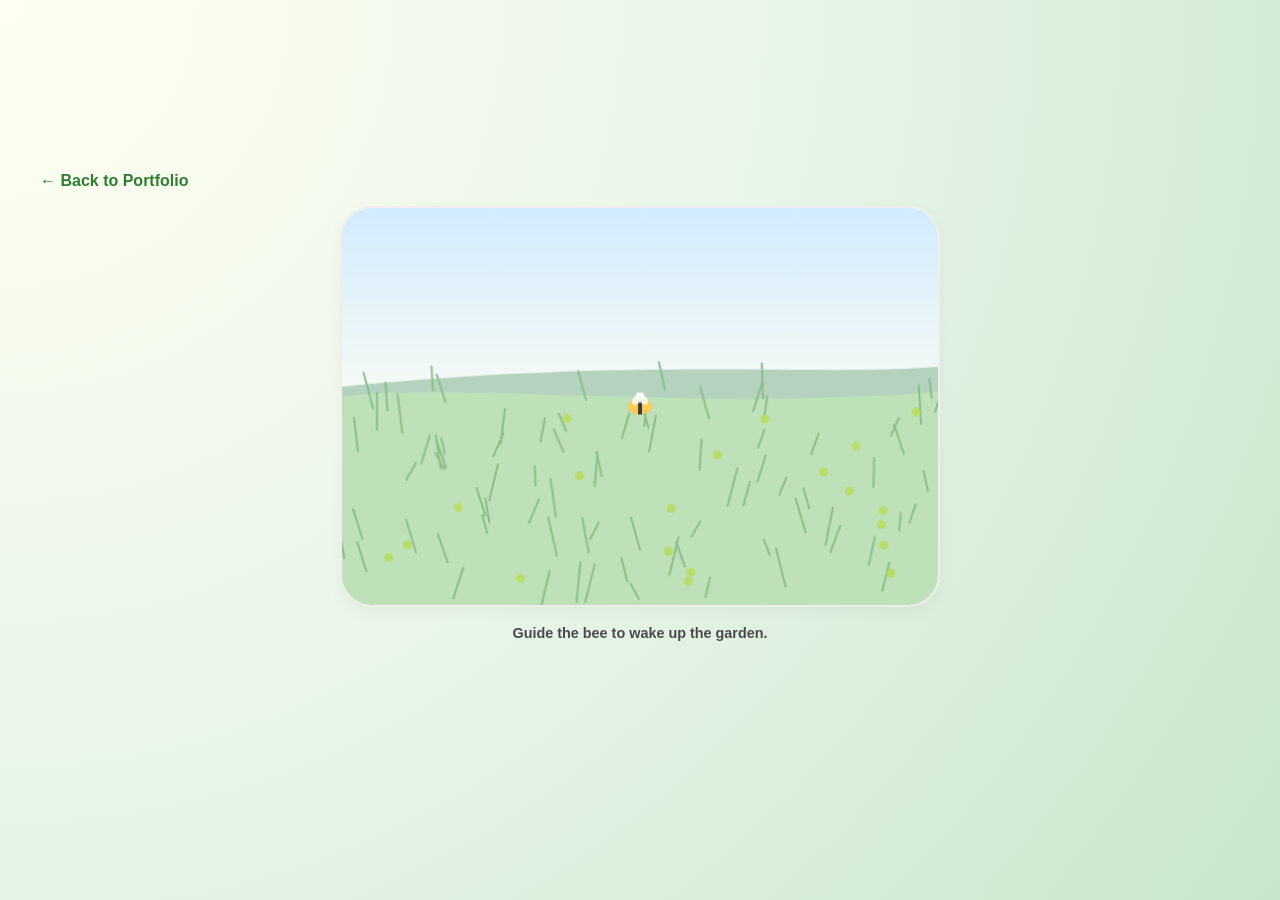
<file: garden.html>
<!DOCTYPE html>
<html lang="en">
<head>
    <meta charset="UTF-8">
    <meta http-equiv="Content-Security-Policy" content="default-src 'self'; script-src 'self' 'unsafe-inline'; style-src 'self' 'unsafe-inline';">
    <meta name="viewport" content="width=device-width, initial-scale=1.0">
    <title>Pollinator Garden | Creative Lab</title>
    <link rel="stylesheet" href="css/style.css">
<style>
    /* Prevent padding from causing horizontal overflow */
    * {
        box-sizing: border-box;
    }
    body {
        margin: 0;
        overflow-x: hidden; /* Stops horizontal scrolling entirely */
    }
    .game-wrapper {
        display: flex;
        flex-direction: column;
        align-items: center;
        justify-content: center;
        min-height: 85vh;
        width: 100%;
        padding: 20px;
    }
    canvas {
        /* This scales the canvas visually while keeping the 600x400 aspect ratio */
        width: 100%;
        max-width: 600px; 
        height: auto; 
        
        background-color: #fcfbf9;
        transition: background-color 4s ease-in-out; 
        border-radius: 32px;
        box-shadow: 0 6px 16px rgba(0,0,0,0.04);
        border: 2px solid rgba(0,0,0,0.05);
        cursor: none; 
        touch-action: none; 
    }
    .instructions {
        margin-top: 1rem;
        color: #4a4a4a;
        font-size: 0.9rem;
        font-weight: bold;
        text-align: center;
        transition: color 4s ease;
    }
</style>
</head>
<body>
    <main class="game-wrapper">
        <a href="index.html" class="link" style="align-self: flex-start; margin-bottom: 1rem; max-width: 600px; width: 100%;">← Back to Portfolio</a>
        <canvas id="gardenCanvas" width="600" height="400"></canvas>
        <p class="instructions">Guide the bee to wake up the garden.</p>
    </main>

<script>
    const canvas = document.getElementById('gardenCanvas');
    const ctx = canvas.getContext('2d');
    const instructions = document.querySelector('.instructions');

    const TWO_PI = Math.PI * 2;
    const PI = Math.PI;

    let horizonY = canvas.height * 0.45; 
    const mouse = { x: canvas.width / 2, y: canvas.height / 2 };
    
    // 0: Spring, 1: Summer, 2: Fall, 3: Night, 4: Thank You, 5: Winter
    let cycle = 0; 
    let thankYouAlpha = 0; // Controls the fade-in of the canvas text
    
    const grassBlades = [];
    for (let i = 0; i < 80; i++) {
        grassBlades.push({
            x: Math.random() * canvas.width,
            y: horizonY + Math.random() * (canvas.height - horizonY),
            height: 15 + Math.random() * 25,
            swaySpeed: 0.001 + Math.random() * 0.001,
            swayOffset: Math.random() * TWO_PI
        });
    }

    const palettes = {
        spring: {
            skyTop: [210, 235, 255],     
            skyBottom: [245, 250, 245],  
            hillDistant: [180, 210, 190],
            hillNear: [160, 200, 170],
            field: [190, 225, 185],      
            grass: [140, 190, 140]
        },
        summer: {
            skyTop: [100, 180, 240],     
            skyBottom: [200, 230, 250],
            hillDistant: [140, 190, 150],
            hillNear: [120, 170, 130],
            field: [150, 200, 140],      
            grass: [100, 160, 100]
        },
        fall: {
            skyTop: [255, 210, 150],     
            skyBottom: [255, 180, 120],  
            hillDistant: [220, 180, 140],
            hillNear: [200, 160, 120],
            field: [230, 190, 140],      
            grass: [180, 140, 100]
        },
        night: {
            skyTop: [44, 62, 80],        
            skyBottom: [232, 126, 120],  
            hillDistant: [52, 73, 94],
            hillNear: [44, 62, 80],
            field: [26, 37, 47],         
            grass: [44, 62, 80]
        },
        winter: {
            skyTop: [160, 180, 200],     
            skyBottom: [220, 230, 240],  
            hillDistant: [210, 220, 230],
            hillNear: [230, 240, 250],
            field: [240, 245, 250],      
            grass: [200, 210, 220]
        }
    };

    // Deep copy helper so lerpColor doesn't permanently mutate the original arrays
    function clonePalette(palette) {
        const clone = {};
        for (const key in palette) {
            clone[key] = [...palette[key]];
        }
        return clone;
    }

    let currentPalette = clonePalette(palettes.spring);
    let targetPalette = clonePalette(palettes.spring);

    function lerpColor(current, target, speed) {
        current[0] += (target[0] - current[0]) * speed;
        current[1] += (target[1] - current[1]) * speed;
        current[2] += (target[2] - current[2]) * speed;
        return `rgb(${Math.round(current[0])}, ${Math.round(current[1])}, ${Math.round(current[2])})`;
    }

    function drawScene() {
        const speed = 0.02;
        const colors = {};
        for (const key in currentPalette) {
            colors[key] = lerpColor(currentPalette[key], targetPalette[key], speed);
        }
        
        const skyGrad = ctx.createLinearGradient(0, 0, 0, horizonY);
        skyGrad.addColorStop(0, colors.skyTop);
        skyGrad.addColorStop(1, colors.skyBottom);
        ctx.fillStyle = skyGrad;
        ctx.fillRect(0, 0, canvas.width, horizonY);

        ctx.fillStyle = colors.hillDistant;
        ctx.beginPath();
        ctx.moveTo(0, horizonY);
        ctx.bezierCurveTo(canvas.width * 0.5, horizonY - 30, canvas.width * 0.8, horizonY - 10, canvas.width, horizonY - 20);
        ctx.lineTo(canvas.width, canvas.height); ctx.lineTo(0, canvas.height); ctx.fill();

        ctx.fillStyle = colors.field;
        ctx.beginPath();
        ctx.moveTo(0, horizonY + 10);
        ctx.bezierCurveTo(canvas.width * 0.2, horizonY - 5, canvas.width * 0.6, horizonY + 25, canvas.width, horizonY + 5);
        ctx.lineTo(canvas.width, canvas.height); ctx.lineTo(0, canvas.height); ctx.fill();

        ctx.strokeStyle = colors.grass;
        ctx.lineWidth = 2; ctx.lineCap = 'round';
        grassBlades.forEach(blade => {
            const sway = Math.sin(Date.now() * blade.swaySpeed + blade.swayOffset) * 10;
            ctx.beginPath();
            ctx.moveTo(blade.x, blade.y);
            ctx.quadraticCurveTo(blade.x + sway / 2, blade.y - blade.height / 2, blade.x + sway, blade.y - blade.height);
            ctx.stroke();
        });

        // Draw the Thank You message directly onto the canvas horizon
        if (cycle === 4) {
            if (thankYouAlpha < 1) thankYouAlpha += 0.02;
            ctx.save();
            ctx.fillStyle = `rgba(252, 251, 249, ${thankYouAlpha})`;
            ctx.font = "bold 26px system-ui, sans-serif";
            ctx.textAlign = "center";
            ctx.shadowColor = "rgba(0,0,0,0.5)";
            ctx.shadowBlur = 8;
            ctx.fillText("Thank you for playing!", canvas.width / 2, horizonY - 25);
            ctx.restore();
        } else {
            thankYouAlpha = 0;
        }
    }

    class Pollinator {
        constructor() { this.x = canvas.width/2; this.y = canvas.height/2; this.easing = 0.04; }
        update() {
            this.x += (mouse.x - this.x) * this.easing;
            this.y += (mouse.y - this.y) * this.easing;
        }
        draw() {
            ctx.save();
            ctx.translate(this.x, this.y);
            ctx.rotate((mouse.x - this.x) * 0.005);

            if (cycle < 3) {
                ctx.fillStyle = '#feca57'; ctx.beginPath(); ctx.ellipse(0, 0, 12, 8, 0, 0, TWO_PI); ctx.fill();
                ctx.fillStyle = '#3a3f3a'; ctx.fillRect(-2, -8, 4, 16);
                const flap = Math.sin(Date.now() * 0.05) * 3;
                ctx.fillStyle = 'rgba(255, 255, 255, 0.8)';
                ctx.beginPath(); ctx.ellipse(-2, -8, 4, 6 + flap, PI / 4, 0, TWO_PI); ctx.fill();
                ctx.beginPath(); ctx.ellipse(2, -8, 4, 6 + flap, -PI / 4, 0, TWO_PI); ctx.fill();
            } else {
                const flap = Math.sin(Date.now() * 0.03) * 5; 
                ctx.fillStyle = '#fdfcf0'; ctx.beginPath(); ctx.ellipse(0, 0, 6, 12, 0, 0, TWO_PI); ctx.fill();
                ctx.fillStyle = 'rgba(186, 220, 88, 0.85)'; 
                ctx.beginPath(); ctx.ellipse(-8, -2, 12, 16 + flap, PI / 6, 0, TWO_PI); ctx.fill();
                ctx.beginPath(); ctx.ellipse(8, -2, 12, 16 + flap, -PI / 6, 0, TWO_PI); ctx.fill();
                ctx.beginPath(); ctx.ellipse(-6, 10, 8, 18 - flap, -PI / 8, 0, TWO_PI); ctx.fill();
                ctx.beginPath(); ctx.ellipse(6, 10, 8, 18 - flap, PI / 8, 0, TWO_PI); ctx.fill();
            }
            ctx.restore();
        }
    }

    class Firefly {
        constructor() {
            this.x = Math.random() * canvas.width; this.y = Math.random() * canvas.height;
            this.vx = (Math.random() - 0.5) * 0.5; this.vy = (Math.random() - 0.5) * 0.5;
            this.offset = Math.random() * 100;
        }
        update() {
            this.x += this.vx; this.y += this.vy;
            if (this.x < 0 || this.x > canvas.width) this.vx *= -1;
            if (this.y < 0 || this.y > canvas.height) this.vy *= -1;
        }
        draw() {
            const glow = (Math.sin(Date.now() * 0.002 + this.offset) + 1) / 2;
            ctx.fillStyle = `rgba(241, 196, 15, ${glow * 0.8})`;
            ctx.beginPath(); ctx.arc(this.x, this.y, 2 + glow * 2, 0, TWO_PI); ctx.fill();
        }
    }

    class Snowflake {
        constructor() {
            this.x = Math.random() * canvas.width;
            this.y = Math.random() * canvas.height;
            this.vx = (Math.random() - 0.5) * 0.5;
            this.vy = 0.5 + Math.random() * 1.5;
            this.size = 1 + Math.random() * 2;
        }
        update() {
            this.x += this.vx; this.y += this.vy;
            if (this.y > canvas.height) {
                this.y = -5;
                this.x = Math.random() * canvas.width;
            }
        }
        draw() {
            ctx.fillStyle = `rgba(255, 255, 255, 0.8)`;
            ctx.beginPath(); ctx.arc(this.x, this.y, this.size, 0, TWO_PI); ctx.fill();
        }
    }

    class NativeFlower {
        constructor() { this.reset(); }
        reset() {
            this.x = 20 + Math.random() * (canvas.width - 40);
            this.y = horizonY + 20 + Math.random() * (canvas.height - horizonY - 40);
            this.state = 'bud';
            this.bloomScale = 0;
            
            const springSpecies = ['bluebell', 'columbine', 'verbena'];
            const summerSpecies = ['susan', 'coneflower', 'butterflyweed'];
            const fallSpecies = ['aster', 'goldenrod', 'cardinal'];
            const nightSpecies = ['moonflower', 'primrose', 'yucca'];

            if (cycle === 0) this.type = springSpecies[Math.floor(Math.random() * 3)];
            else if (cycle === 1) this.type = summerSpecies[Math.floor(Math.random() * 3)];
            else if (cycle === 2) this.type = fallSpecies[Math.floor(Math.random() * 3)];
            else if (cycle === 3) this.type = nightSpecies[Math.floor(Math.random() * 3)];
        }
        
        draw() {
            if (this.state === 'bud') {
                ctx.fillStyle = cycle < 3 ? 'rgba(186, 220, 88, 0.85)' : 'rgba(95, 110, 70, 0.85)';
                ctx.beginPath(); ctx.arc(this.x, this.y, 4.5, 0, TWO_PI); ctx.fill();
            } else if (this.state === 'bloom') {
                if (this.bloomScale < 1.7) this.bloomScale += 0.03; 
                ctx.save();
                ctx.translate(this.x, this.y);
                ctx.scale(this.bloomScale, this.bloomScale);
                ctx.globalAlpha = 0.85; 

                if (this.type === 'bluebell') {
                    ctx.fillStyle = '#74b9ff';
                    const drawBell = (bx, by, rot) => {
                        ctx.save(); ctx.translate(bx, by); ctx.rotate(rot);
                        ctx.beginPath(); ctx.moveTo(0, -4);
                        ctx.quadraticCurveTo(4, 0, 5, 4); ctx.lineTo(-5, 4);
                        ctx.quadraticCurveTo(-4, 0, 0, -4); ctx.fill();
                        ctx.restore();
                    }
                    drawBell(-6, 2, PI/6); drawBell(0, 0, 0); drawBell(6, 2, -PI/6);
                } else if (this.type === 'columbine') {
                    ctx.fillStyle = '#e74c3c';
                    for(let i=0; i<5; i++){ ctx.rotate(TWO_PI/5); ctx.beginPath(); ctx.ellipse(0, 6, 3, 8, 0, 0, TWO_PI); ctx.fill(); }
                    ctx.fillStyle = '#f1c40f'; ctx.beginPath(); ctx.arc(0,0,4,0,TWO_PI); ctx.fill();
                } else if (this.type === 'verbena') {
                    ctx.fillStyle = '#fd79a8';
                    for(let i=0; i<5; i++) { ctx.rotate(TWO_PI/5); ctx.beginPath(); ctx.arc(4, 0, 4, 0, TWO_PI); ctx.fill(); }
                    ctx.fillStyle = '#e84393'; ctx.beginPath(); ctx.arc(0,0,3,0,TWO_PI); ctx.fill();
                }
                else if (this.type === 'susan') {
                    ctx.fillStyle = '#f1c40f';
                    for(let i=0; i<12; i++){ ctx.rotate(TWO_PI/12); ctx.beginPath(); ctx.ellipse(10,0,8,3,0,0,TWO_PI); ctx.fill(); }
                    ctx.fillStyle = '#2d3436'; ctx.beginPath(); ctx.arc(0,0,6,0,TWO_PI); ctx.fill();
                } else if (this.type === 'coneflower') {
                    ctx.fillStyle = '#D980FA';
                    for(let i=0; i<10; i++){ ctx.rotate(TWO_PI/10); ctx.beginPath(); ctx.ellipse(12,4,10,3,PI/8,0,TWO_PI); ctx.fill(); }
                    ctx.fillStyle = '#e67e22'; ctx.beginPath(); ctx.arc(0,0,7,0,TWO_PI); ctx.fill();
                } else if (this.type === 'butterflyweed') {
                    ctx.fillStyle = '#e67e22';
                    const petals = [[0,-4], [5,-2], [3,4], [-3,4], [-5,-2], [0,0], [4,-6], [-4,-6]];
                    petals.forEach(([px, py]) => { ctx.beginPath(); ctx.arc(px, py, 3, 0, TWO_PI); ctx.fill(); });
                }
                else if (this.type === 'aster') {
                    ctx.fillStyle = '#9b59b6';
                    for(let i=0; i<20; i++){ ctx.rotate(TWO_PI/20); ctx.beginPath(); ctx.ellipse(10,0,9,2,0,0,TWO_PI); ctx.fill(); }
                    ctx.fillStyle = '#f1c40f'; ctx.beginPath(); ctx.arc(0,0,5,0,TWO_PI); ctx.fill();
                } else if (this.type === 'goldenrod') {
                    ctx.fillStyle = '#2ecc71'; ctx.fillRect(-1, 0, 2, 16);
                    ctx.fillStyle = '#f1c40f';
                    const yellowDots = [[0,2], [2,5], [-2,6], [4,9], [-3,10], [1,13], [-1,15], [3,17], [-2,18]];
                    yellowDots.forEach(([px, py]) => { ctx.beginPath(); ctx.arc(px, py, 2.5, 0, TWO_PI); ctx.fill(); });
                } else if (this.type === 'cardinal') {
                    ctx.fillStyle = '#2ecc71'; ctx.fillRect(-1, 0, 2, 20); 
                    ctx.fillStyle = '#e74c3c';
                    for(let i=0; i<4; i++) {
                        let y = 4 + i*4;
                        ctx.beginPath(); ctx.ellipse(-3, y, 4, 1.5, -PI/4, 0, TWO_PI); ctx.fill();
                        ctx.beginPath(); ctx.ellipse(3, y, 4, 1.5, PI/4, 0, TWO_PI); ctx.fill();
                        ctx.beginPath(); ctx.arc(0, y-1, 2, 0, TWO_PI); ctx.fill();
                    }
                }
                else if (this.type === 'moonflower') {
                    ctx.fillStyle = '#ffffff';
                    for(let i=0; i<5; i++){ ctx.rotate(TWO_PI/5); ctx.beginPath(); ctx.arc(6, 0, 8, 0, TWO_PI); ctx.fill(); }
                    ctx.fillStyle = '#eafaf1'; ctx.beginPath(); ctx.arc(0,0,4,0,TWO_PI); ctx.fill();
                } else if (this.type === 'primrose') {
                    ctx.fillStyle = '#fef9e7';
                    for(let i=0; i<4; i++){ ctx.rotate(TWO_PI/4); ctx.beginPath(); ctx.ellipse(8,0,8,6,0,0,TWO_PI); ctx.fill(); }
                    ctx.fillStyle = '#f5b041'; ctx.beginPath(); ctx.arc(0,0,3,0,TWO_PI); ctx.fill();
                } else if (this.type === 'yucca') {
                    ctx.fillStyle = '#2ecc71'; ctx.fillRect(-1, -10, 2, 20);
                    ctx.fillStyle = '#ffffff';
                    ctx.beginPath(); ctx.arc(-4, -5, 4, 0, PI); ctx.fill();
                    ctx.beginPath(); ctx.arc(4, 0, 4, 0, PI); ctx.fill();
                    ctx.beginPath(); ctx.arc(-4, 5, 4, 0, PI); ctx.fill();
                }
                ctx.restore();
            }
        }
    }
    
    const pollinator = new Pollinator();
    const garden = [];
    const fireflies = [];
    const snow = [];
    let resetTimer = null;

    for (let i = 0; i < 20; i++) garden.push(new NativeFlower());
    for (let i = 0; i < 20; i++) fireflies.push(new Firefly()); 
    for (let i = 0; i < 50; i++) snow.push(new Snowflake()); 

    function updateMouse(e) {
        const rect = canvas.getBoundingClientRect();
        
        // Calculate the scale between the visual size and the internal size
        const scaleX = canvas.width / rect.width;
        const scaleY = canvas.height / rect.height;
        
        const clientX = e.clientX || e.touches[0].clientX;
        const clientY = e.clientY || e.touches[0].clientY;
        
        // Apply the scale to get accurate coordinates
        mouse.x = (clientX - rect.left) * scaleX;
        mouse.y = (clientY - rect.top) * scaleY;
    }
    
    canvas.addEventListener('mousemove', updateMouse);
    canvas.addEventListener('touchmove', (e) => { e.preventDefault(); updateMouse(e); });

    function advanceTimeOfDay() {
        cycle++;
        if (cycle === 1) {
            targetPalette = clonePalette(palettes.summer);
            instructions.innerText = "Summer.";
        } else if (cycle === 2) {
            targetPalette = clonePalette(palettes.fall);
            instructions.innerText = "Autumn.";
        } else if (cycle === 3) {
            targetPalette = clonePalette(palettes.night);
            instructions.style.color = '#fcfbf9'; 
            instructions.innerText = "A Luna Moth emerges at night.";
        } else if (cycle === 4) {
            // Keep night palette, empty instructions text because "Thank you" is on the canvas now.
            instructions.innerText = " ";
        } else if (cycle === 5) {
            targetPalette = clonePalette(palettes.winter);
            instructions.style.color = '#4a4a4a'; 
            instructions.innerText = "Winter...";
        }
    }

    function animate() {
        ctx.clearRect(0, 0, canvas.width, canvas.height);
        drawScene();

        let bloomedCount = 0;

        if (cycle === 3 || cycle === 4) {
            fireflies.forEach(f => { f.update(); f.draw(); });
        } else if (cycle === 5) {
            snow.forEach(s => { s.update(); s.draw(); });
        }

        if (cycle < 5) {
            garden.forEach(flower => {
                if (flower.state === 'bud' && cycle <= 3) {
                    const dist = Math.hypot(pollinator.x - flower.x, pollinator.y - flower.y);
                    if (dist < 30) flower.state = 'bloom';
                } else if (flower.state === 'bloom') {
                    bloomedCount++;
                }
                flower.draw();
            });
        }

        if (!resetTimer) {
            if (cycle <= 3 && bloomedCount === garden.length) {
                resetTimer = setTimeout(() => {
                    advanceTimeOfDay();
                    if (cycle <= 3) garden.forEach(flower => flower.reset());
                    resetTimer = null;
                }, 4000); 
            } 
            else if (cycle === 4) {
                resetTimer = setTimeout(() => {
                    advanceTimeOfDay(); 
                    resetTimer = null;
                }, 4000); 
            } 
            else if (cycle === 5) {
                resetTimer = setTimeout(() => {
                    cycle = 0;
                    // Snap both palettes exactly to spring to prevent any winter colors bleeding over
                    currentPalette = clonePalette(palettes.spring);
                    targetPalette = clonePalette(palettes.spring);
                    
                    instructions.style.color = '#4a4a4a';
                    instructions.innerText = "Guide the bee to wake up the garden.";
                    garden.forEach(flower => flower.reset());
                    resetTimer = null;
                }, 6000); 
            }
        }

        if (cycle < 5) {
            pollinator.update();
            pollinator.draw();
        }

        requestAnimationFrame(animate);
    }

    animate();
</script>
</body>
</html>
</file>
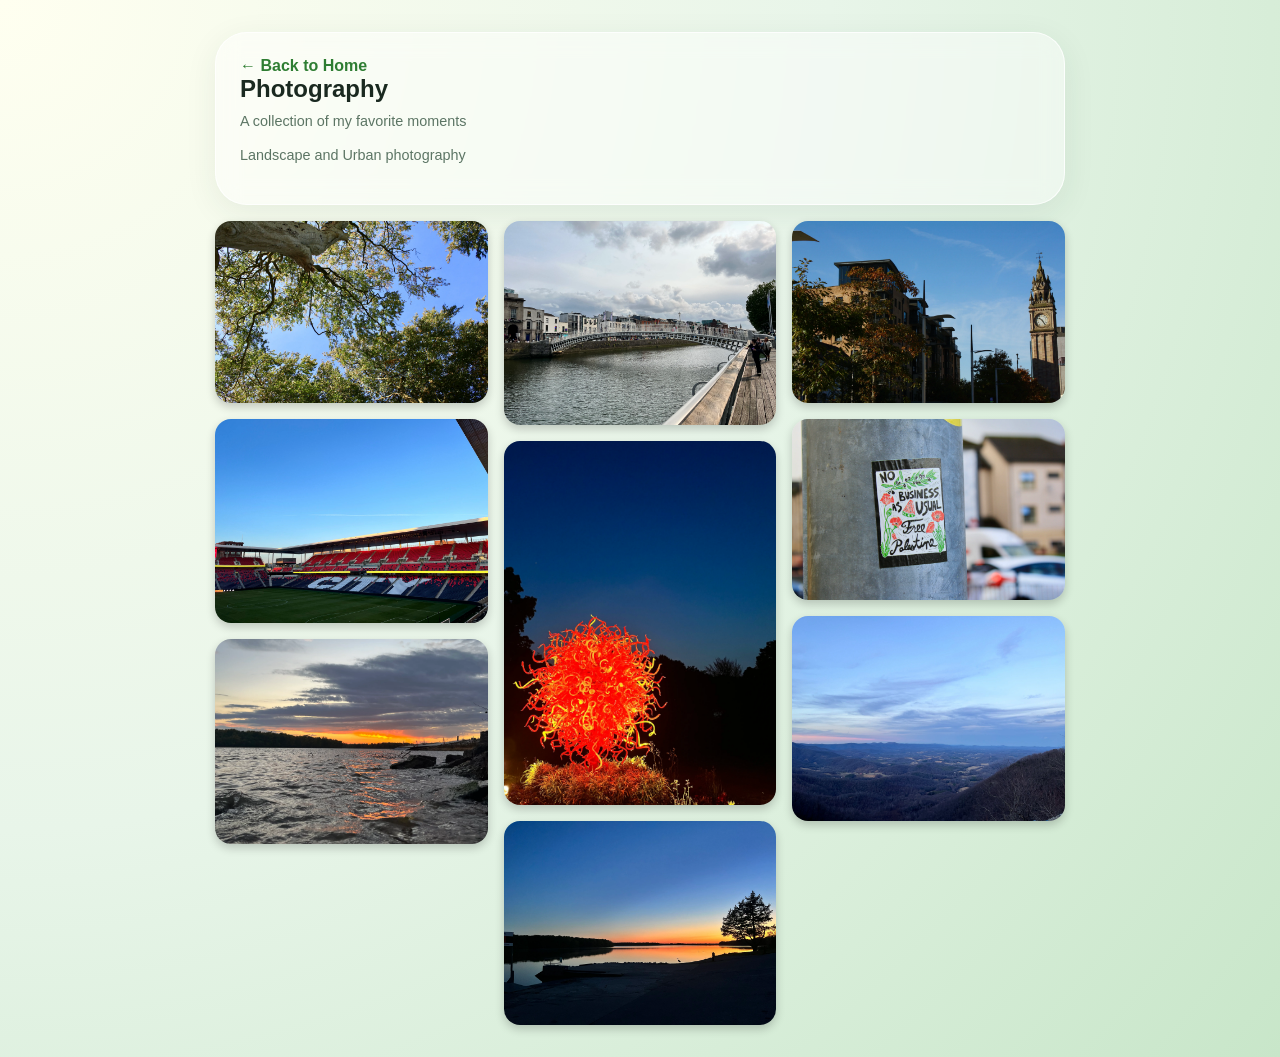
<file: photography.html>
<!DOCTYPE html>
<html lang="en">
<head>
    <meta charset="UTF-8">
    <meta name="viewport" content="width=device-width, initial-scale=1.0">
    <title>Photography | Ben Quade</title>

    <script defer src="https://cloud.umami.is/script.js" data-website-id="34773a39-59e8-4d6b-ac0f-1a9fb0ccf72a"></script>
    <link rel="stylesheet" href="css/style.css">
</head>
<body>

    <main class="bento-container block-display"> 
        
        <section class="box nav-box header-with-avatar">
            <div class="header-text">
                <a href="index.html" class="link">← Back to Home</a>
                <h1>Photography</h1>
                <p>A collection of my favorite moments</p>
                <p>Landscape and Urban photography</p>
            </div>
        </section>

        <div class="masonry-gallery" id="dynamic-gallery"></div>
        
    </main>

    <script>
        document.addEventListener("DOMContentLoaded", () => {
            // 1. Your master list of available photos
            const allPhotos = [
                "images/photo1.webp", 
                "images/photo2.webp", 
                "images/photo3.webp",
                "images/photo4.webp", 
                "images/photo5.webp", 
                "images/photo6.webp",
                "images/photo7.webp", 
                "images/photo8.webp", 
                "images/photo9.webp",
                "images/photo10.webp", 
                "images/photo11.webp", 
                "images/photo12.webp",
                "images/photo13.webp", 
                "images/photo14.webp",
                "images/photo15.webp", 
                "images/photo16.webp",
                "images/photo17.webp", 
                "images/photo18.webp", 
                "images/photo19.webp",
                "images/photo20.webp", 
                "images/photo21.webp", 
                "images/photo22.webp",
                "images/photo23.webp", 
                "images/photo24.webp", 
                "images/photo25.webp",
                "images/photo26.webp", 
                "images/photo27.webp"
                // Just add a comma and "images/photo7.jpg", etc. to add more to the pool!
            ];

            // 2. Shuffle the array mathematically
            for (let i = allPhotos.length - 1; i > 0; i--) {
                const j = Math.floor(Math.random() * (i + 1));
                [allPhotos[i], allPhotos[j]] = [allPhotos[j], allPhotos[i]];
            }

            // 3. Grab exactly the first 9 photos from the newly shuffled list
            const selectedPhotos = allPhotos.slice(0, 9);

            // 4. Inject them into the HTML gallery
            const gallery = document.getElementById('dynamic-gallery');

            selectedPhotos.forEach(photoSrc => {
                const img = document.createElement('img');
                img.src = photoSrc;
                img.alt = "Photography Portfolio Image";
                img.loading = "lazy"; // Keeps your page load times fast
                gallery.appendChild(img);
            });
        });
    </script>
</body>
</html>
</file>
<file: css/style.css>
:root {
    /* Solarpunk Color Palette */
    --text-main: #2a4032; /* Deep forest green */
    --text-muted: #5c7564; /* Soft moss green */
    --accent-hero: #1a2920; 
    --accent-mastercard: #eb6116; 
    --radius: 32px; 
    
    /* Bright, Frosted Glass Variables */
    --glass-bg: rgba(255, 255, 255, 0.45);
    --glass-bg-hover: rgba(255, 255, 255, 0.65);
    --glass-border: rgba(255, 255, 255, 0.8);
    --glass-shadow: 0 8px 32px rgba(42, 64, 50, 0.08); /* Soft green shadow */
}

body { 
    font-family: ui-rounded, 'Hiragino Maru Gothic ProN', -apple-system, BlinkMacSystemFont, "Segoe UI", Roboto, sans-serif;
    /* Optimistic, sunlit nature gradient */
    background: radial-gradient(circle at top left, #fffff0 0%, #e8f5e9 50%, #c8e6c9 100%);
    color: var(--text-main);
    margin: 0; 
    display: flex; 
    justify-content: center; 
    align-items: flex-start;
    min-height: 100vh;
    padding: 2rem 20px;
    box-sizing: border-box;
}

.bento-container {
    display: grid;
    grid-template-columns: repeat(4, 1fr);
    gap: 1.2rem; 
    max-width: 850px; 
    width: 100%;
}

/* --- LIGHT FROSTED GLASS BOX --- */
.box {
    background: var(--glass-bg);
    backdrop-filter: blur(12px);
    -webkit-backdrop-filter: blur(12px);
    padding: 1.5rem;
    border-radius: var(--radius);
    box-shadow: var(--glass-shadow); 
    border: 1px solid var(--glass-border);
    transition: transform 0.2s ease, background 0.2s ease, box-shadow 0.2s ease;
    display: flex;
    flex-direction: column;
    min-height: 160px; 
    box-sizing: border-box; 
}

.box:hover {
    transform: translateY(-4px);
    background: var(--glass-bg-hover);
    box-shadow: 0 12px 40px rgba(42, 64, 50, 0.12);
}

/* Typography Scaling */
h1, h2, h3 { margin-top: 0; margin-bottom: 0.5rem; color: var(--accent-hero); }
h1 { font-size: 1.5rem; } 
h2 { font-size: 1.15rem; }
p, li { font-size: 0.9rem; line-height: 1.5; color: var(--text-muted); } 
p { margin-top: 0; margin-bottom: 0.8rem; }
ul { padding-left: 1.2rem; margin-bottom: 0; color: var(--text-muted); }

/* --- BENTO CARD TINTS (Organic Colors) --- */
.about {
    grid-column: span 2;
    grid-row: span 2;
    background: rgba(255, 255, 255, 0.7); /* Most opaque for the hero */
    justify-content: center;
}
.about .location { opacity: 0.8; margin-top: auto; font-weight: 500;}

.box > a.link { margin-top: auto; align-self: flex-start; }

.now {
    grid-column: span 2;
    background: rgba(255, 250, 230, 0.4); /* Pale warm sunlight tint */
}

.professional {
    grid-column: span 1;
    background: rgba(200, 230, 201, 0.3); /* Subtle leafy green tint */
}

.personal {
    grid-column: span 1;
    background: rgba(225, 213, 233, 0.3); /* Soft lavender morning tint */
}

.contact {
    grid-column: span 2;
    justify-content: center;
    align-items: center;
    text-align: center;
}

.contact .socials {
    flex-direction: column;
    gap: 1.5rem;
    margin-top: 1rem;
}

/* Links & Tags */
.socials { display: flex; gap: 1rem; margin-top: 0.5rem; }
.socials a, .link {
    color: #2e7d32; /* Vibrant leaf green for links */
    font-weight: 700;
    text-decoration: none;
    transition: color 0.2s ease;
}
.socials a:hover, .link:hover { 
    color: var(--accent-mastercard); /* Pops orange on hover */
    text-decoration: underline; 
}

.tag {
    display: inline-block;
    margin-top: auto;
    font-size: 0.7rem;
    text-transform: uppercase;
    letter-spacing: 0.05rem;
    padding: 5px 10px;
    background: rgba(42, 64, 50, 0.06); 
    color: var(--accent-hero);
    border-radius: 12px;
    font-weight: 700;
}

/* Mobile Responsive */
@media (max-width: 768px) {
    .bento-container {
        grid-template-columns: 1fr;
        grid-auto-rows: auto; 
    }
    .box {
        grid-column: span 1 !important;
        grid-row: auto !important; 
    }
}

/* --- PACE Feasibility Map Styling --- */
.map-box {
    grid-column: 1 / -1; 
    display: flex;
    flex-direction: column;
    gap: 1.2rem;
}

.metrics-row {
    display: flex;
    flex-wrap: wrap;
    gap: 0.8rem;
}

.metric {
    background-color: rgba(255, 255, 255, 0.1); /* Glass metric pill */
    padding: 0.4rem 0.8rem;
    border-radius: 8px;
    font-size: 0.85rem;
    font-weight: bold;
    color: #181717;
    border: 1px solid var(--glass-border);
}

.iframe-container {
    width: 100%;
    height: 550px; 
    border-radius: 12px;
    overflow: hidden;
    border: 1px solid var(--glass-border);
    background-color: rgba(0,0,0,0.2); 
}

.iframe-container iframe {
    width: 100%;
    height: 100%;
    border: none;
}

.project-actions {
    display: flex;
    gap: 1rem;
    margin-top: 0.5rem;
}

.button {
    display: inline-block;
    padding: 0.6rem 1.2rem;
    background-color: #88ccaa;
    color: #1a1a1a;
    text-decoration: none;
    border-radius: 20px;
    font-size: 0.85rem;
    font-weight: bold;
    transition: background 0.2s ease, transform 0.2s ease;
}

.button:hover {
    background-color: #aaeec0; 
    color: #000000;
    transform: translateY(-2px);
}

.button.secondary {
    background-color: transparent;
    color: #ffffff;
    border: 2px solid rgba(255,255,255,0.3);
}

.button.secondary:hover {
    background-color: rgba(255,255,255,0.1);
    color: #ffffff;
}

.no-underline {
    text-decoration: none;
}

.social-link {
    font-size: 1.2rem;
}

.mini-stats-styling {
    font-size: 0.75rem;
    font-weight: bold;
    margin-top: auto;
    color: #2e7d32;
}

.block-display {
    display: block;
}

/* --- Photography Masonry Layout --- */
.masonry-gallery {
    column-count: 3; 
    column-gap: 1rem; 
    width: 100%;
    margin-top: 1rem;
}

.masonry-gallery img {
    width: 100%;
    display: block;
    margin-bottom: 1rem; 
    border-radius: 16px; 
    background-color: rgba(255,255,255,0.05); 
    transition: transform 0.3s ease, box-shadow 0.3s ease;
    box-shadow: 0 4px 10px rgba(0,0,0,0.2);
}

.masonry-gallery img:hover {
    transform: translateY(-4px) scale(1.01);
    box-shadow: 0 10px 30px rgba(0,0,0,0.4);
    cursor: pointer;
}

@media (max-width: 480px) {
    .masonry-gallery {
        column-count: 1; 
    }
}

.projects-grid > .box {
    height: 100%;
    display: flex;
    flex-direction: column;
}

.projects-grid > .box > .tag {
    margin-top: auto;
}
</file>
